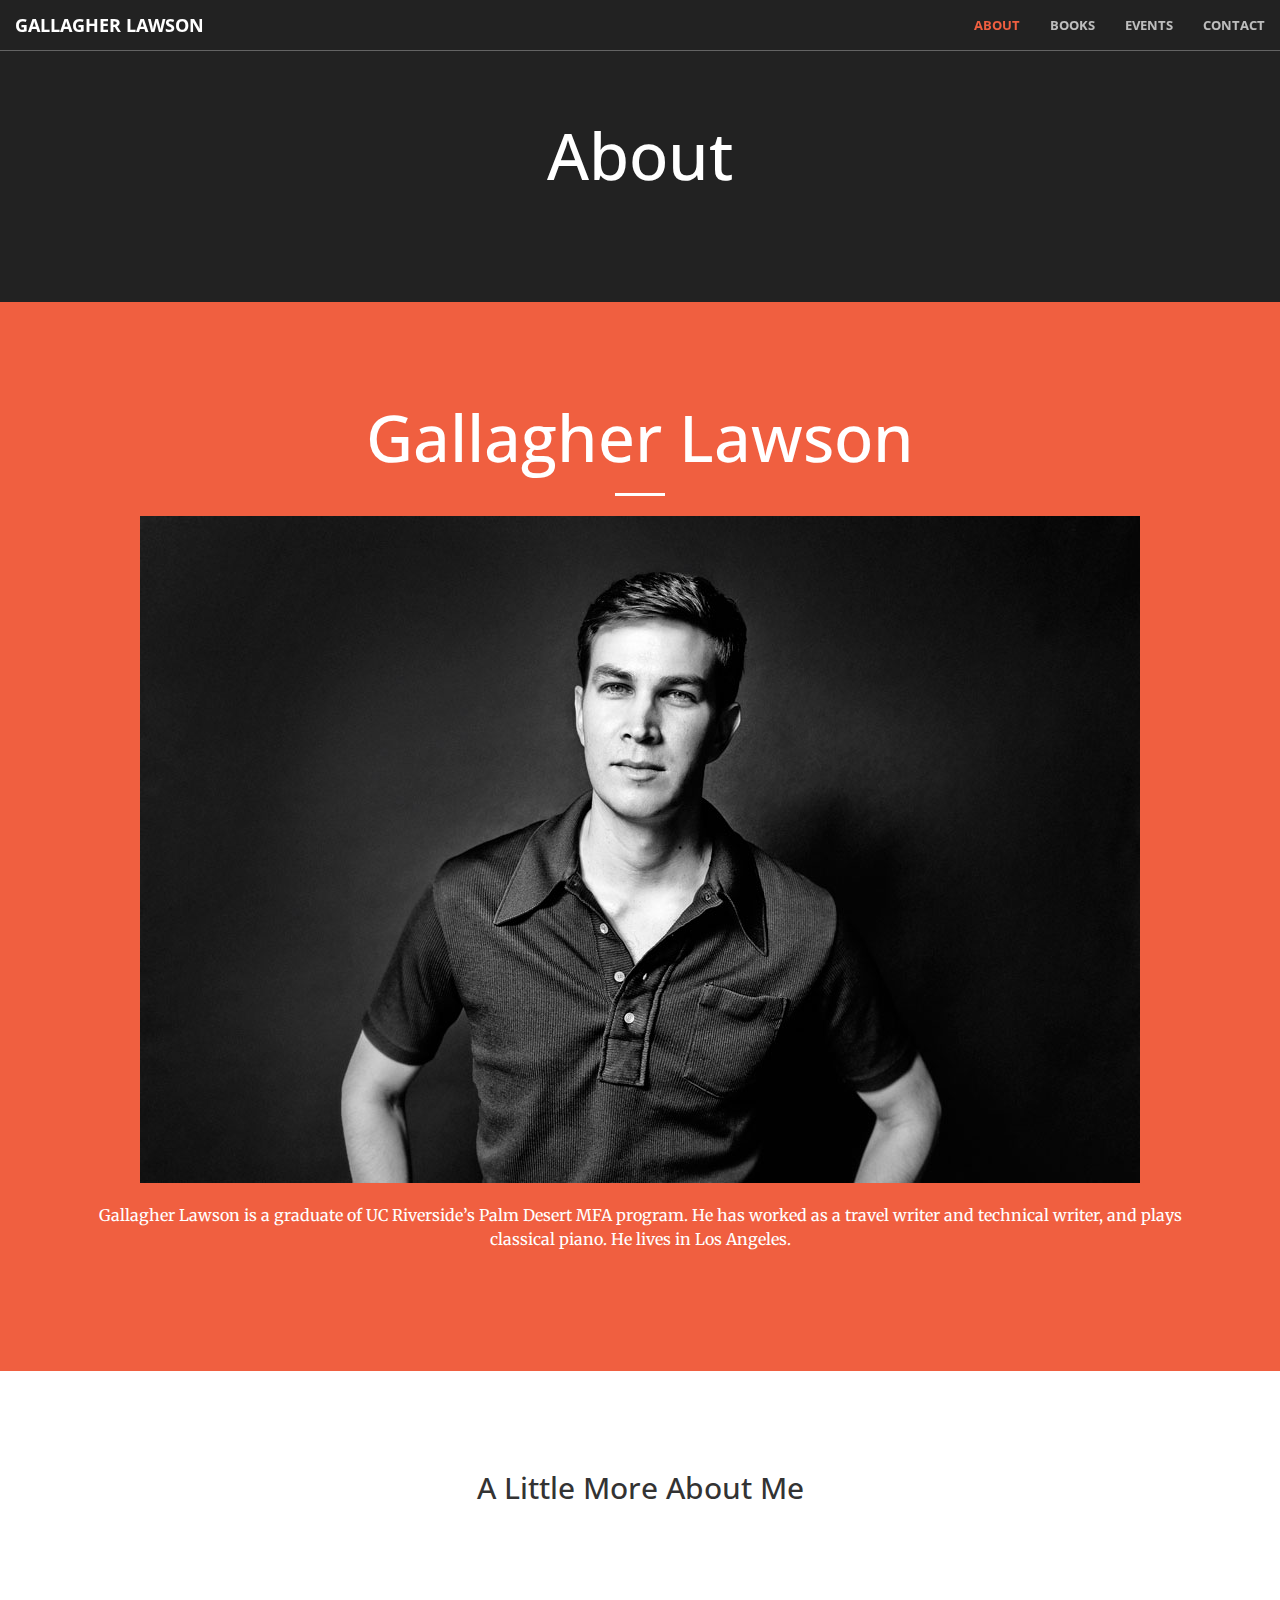
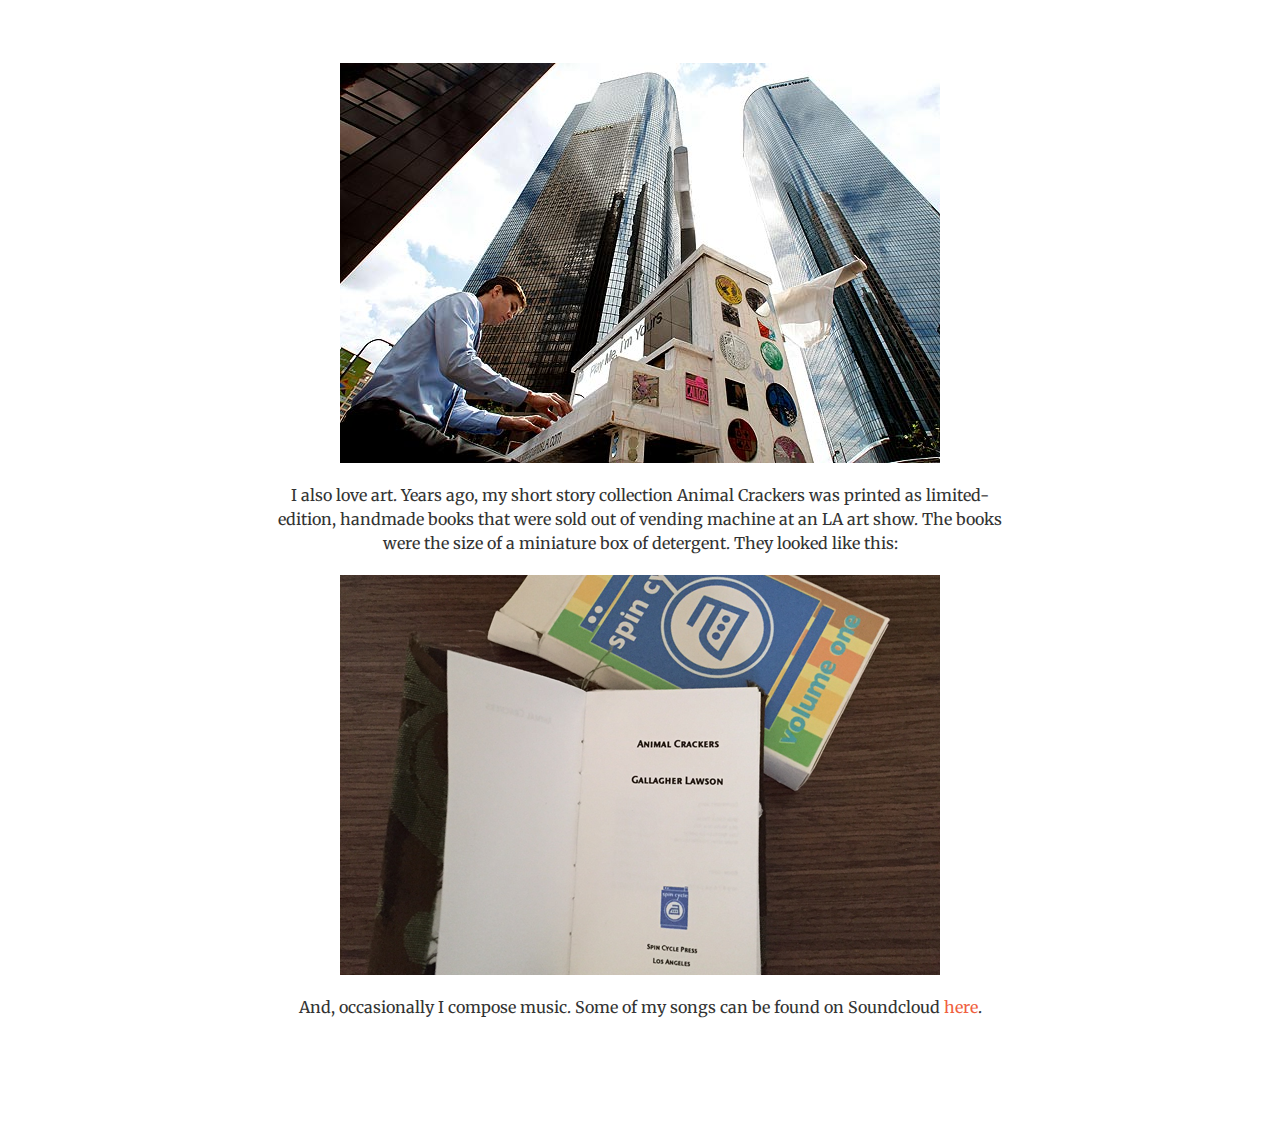
<file: about.html>
<!DOCTYPE html>
<html lang="en">
  <head>
    <meta charset="utf-8">
    <meta http-equiv="X-UA-Compatible" content="IE=edge">
    <meta name="viewport" content="width=device-width, initial-scale=1">
    <meta name="description" content="Writer">
    <meta name="author" content="Gallagher Lawson">
    <title>
  
    About
  
    </title>
    <!-- Bootstrap Core CSS -->
    <link rel="stylesheet" href="/css/bootstrap.min.css" type="text/css">
    <!-- Custom Fonts -->
    <link href="http://fonts.googleapis.com/css?family=Open+Sans:300italic,400italic,600italic,700italic,800italic,400,300,600,700,800" rel="stylesheet" type="text/css">
    <link href="http://fonts.googleapis.com/css?family=Merriweather:400,300,300italic,400italic,700,700italic,900,900italic" rel="stylesheet" type="text/css">
    <link rel="stylesheet" href="/font-awesome/css/font-awesome.min.css" type="text/css">
    <!-- Plugin CSS -->
    <link rel="stylesheet" href="/css/animate.min.css" type="text/css">
    <!-- Custom CSS -->
    <link rel="stylesheet" href="/css/creative.css" type="text/css">
    <!-- HTML5 Shim and Respond.js IE8 support of HTML5 elements and media queries -->
    <!-- WARNING: Respond.js doesn't work if you view the page via file:// -->
    <!--[if lt IE 9]>
    <script src="https://oss.maxcdn.com/libs/html5shiv/3.7.0/html5shiv.js"></script>
    <script src="https://oss.maxcdn.com/libs/respond.js/1.4.2/respond.min.js"></script>
    <![endif]-->
  </head>
  <body id="page-top">
    <nav id="mainNav" class="navbar navbar-default navbar-fixed-top">
      <div class="container-fluid">
        <!-- Brand and toggle get grouped for better mobile display -->
        <div class="navbar-header">
          <button type="button" class="navbar-toggle collapsed" data-toggle="collapse" data-target="#bs-example-navbar-collapse-1">
          <span class="sr-only">Toggle navigation</span>
          <span class="icon-bar"></span>
          <span class="icon-bar"></span>
          <span class="icon-bar"></span>
          </button>
          <a class="navbar-brand" href="/">Gallagher Lawson</a>
        </div>
        <!-- Collect the nav links, forms, and other content for toggling -->
        <div class="collapse navbar-collapse" id="bs-example-navbar-collapse-1">
          <ul class="nav navbar-nav navbar-right">
            <li  class="active" >
              <a href="/about.html">About</a>
            </li>
            <li >
              <a href="/books.html">Books</a>
            </li>
            <li >
              <a href="/events.html">Events</a>
            </li>
            <li >
              <a href="/contact.html">Contact</a>
            </li>
          </ul>
        </div>
        <!-- /.navbar-collapse -->
      </div>
      <!-- /.container-fluid -->
    </nav>
    <section class="bg-dark">
  <div class="text-center">
    <h1>About</h1>
  </div>
</section>

<section class="bg-primary" id="about">
  <div class="container">
    <div class="row">
      <div class="col-lg-12 col-lg-offset-0 text-center">
        <h1 class="section-heading">Gallagher Lawson</h1>
        <hr class="light">
        <img src="img/GLawson.jpeg" class="img-center" alt="">
        <p></p>
        <p>Gallagher Lawson is a graduate of UC Riverside’s Palm Desert MFA program. He has worked as a travel writer and technical writer, and plays classical piano. He lives in Los Angeles.</p>
      </div>
    </div>
  </div>
</section>

<section class="bg-light" id="more">
  <div class="container">
    <div class="row">
      <div class="col-lg-8 col-lg-offset-2 text-center">
        <h2 class="section-heading">A Little More About Me</h2>
        <hr class="light">
        <p class="text-faded">When I’m not writing, I love to play the piano. I’ve played since I was twelve. My favorite period of music is the early twentieth century – Samuel Barber, Prokofiev, Shostakovich, Ravel, and more. I was once featured in the LA Times when they covered Play Me, I’m Yours, a program that places pianos in public spaces. Here I am in downtown LA:</p>
        <img src="img/latimes.jpg" class="img-center" alt="">
        <p></p>
        <p class="text faded">I also love art. Years ago, my short story collection Animal Crackers was printed as limited-edition, handmade books that were sold out of vending machine at an LA art show. The books were the size of a miniature box of detergent. They looked like this:</p>
        <img src="img/spincycle.png" class="img-center" alt="">
        <p></p>
        <p class="text faded">And, occasionally I compose music. Some of my songs can be found on Soundcloud <a href:"https://soundcloud.com/ga11agher" target="_blank">here</a>.</p>
      </div>
    </div>
  </div>
</section>
    <script>
  (function(i,s,o,g,r,a,m){i['GoogleAnalyticsObject']=r;i[r]=i[r]||function(){
  (i[r].q=i[r].q||[]).push(arguments)},i[r].l=1*new Date();a=s.createElement(o),
  m=s.getElementsByTagName(o)[0];a.async=1;a.src=g;m.parentNode.insertBefore(a,m)
  })(window,document,'script','//www.google-analytics.com/analytics.js','ga');

  ga('create', 'UA-5394385-1', 'gallagherlawson.com');
  ga('send', 'pageview');

</script>
    <!-- jQuery -->
    <script src="/js/jquery.js"></script>
    <!-- Bootstrap Core JavaScript -->
    <script src="/js/bootstrap.min.js"></script>
    <!-- Plugin JavaScript -->
    <script src="/js/jquery.easing.min.js"></script>
    <script src="/js/jquery.fittext.js"></script>
    <script src="/js/wow.min.js"></script>
    <!-- Custom Theme JavaScript -->
    <script src="/js/creative.js"></script>
  </body>
</html>
</file>
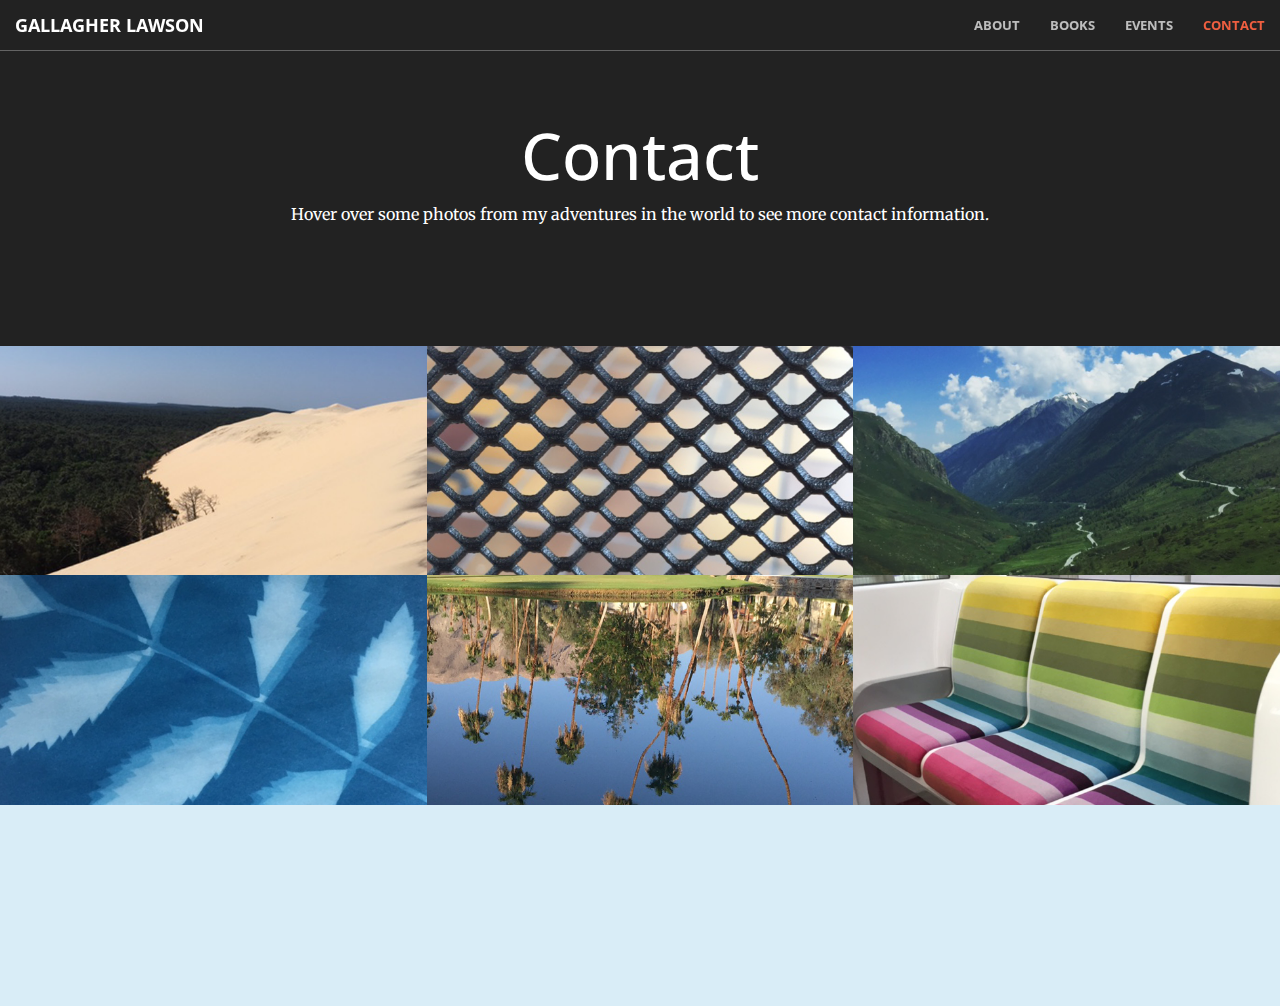
<file: contact.html>
<!DOCTYPE html>
<html lang="en">
  <head>
    <meta charset="utf-8">
    <meta http-equiv="X-UA-Compatible" content="IE=edge">
    <meta name="viewport" content="width=device-width, initial-scale=1">
    <meta name="description" content="Writer">
    <meta name="author" content="Gallagher Lawson">
    <title>
  
    Contact
  
    </title>
    <!-- Bootstrap Core CSS -->
    <link rel="stylesheet" href="/css/bootstrap.min.css" type="text/css">
    <!-- Custom Fonts -->
    <link href="http://fonts.googleapis.com/css?family=Open+Sans:300italic,400italic,600italic,700italic,800italic,400,300,600,700,800" rel="stylesheet" type="text/css">
    <link href="http://fonts.googleapis.com/css?family=Merriweather:400,300,300italic,400italic,700,700italic,900,900italic" rel="stylesheet" type="text/css">
    <link rel="stylesheet" href="/font-awesome/css/font-awesome.min.css" type="text/css">
    <!-- Plugin CSS -->
    <link rel="stylesheet" href="/css/animate.min.css" type="text/css">
    <!-- Custom CSS -->
    <link rel="stylesheet" href="/css/creative.css" type="text/css">
    <!-- HTML5 Shim and Respond.js IE8 support of HTML5 elements and media queries -->
    <!-- WARNING: Respond.js doesn't work if you view the page via file:// -->
    <!--[if lt IE 9]>
    <script src="https://oss.maxcdn.com/libs/html5shiv/3.7.0/html5shiv.js"></script>
    <script src="https://oss.maxcdn.com/libs/respond.js/1.4.2/respond.min.js"></script>
    <![endif]-->
  </head>
  <body id="page-top">
    <nav id="mainNav" class="navbar navbar-default navbar-fixed-top">
      <div class="container-fluid">
        <!-- Brand and toggle get grouped for better mobile display -->
        <div class="navbar-header">
          <button type="button" class="navbar-toggle collapsed" data-toggle="collapse" data-target="#bs-example-navbar-collapse-1">
          <span class="sr-only">Toggle navigation</span>
          <span class="icon-bar"></span>
          <span class="icon-bar"></span>
          <span class="icon-bar"></span>
          </button>
          <a class="navbar-brand" href="/">Gallagher Lawson</a>
        </div>
        <!-- Collect the nav links, forms, and other content for toggling -->
        <div class="collapse navbar-collapse" id="bs-example-navbar-collapse-1">
          <ul class="nav navbar-nav navbar-right">
            <li >
              <a href="/about.html">About</a>
            </li>
            <li >
              <a href="/books.html">Books</a>
            </li>
            <li >
              <a href="/events.html">Events</a>
            </li>
            <li  class="active" >
              <a href="/contact.html">Contact</a>
            </li>
          </ul>
        </div>
        <!-- /.navbar-collapse -->
      </div>
      <!-- /.container-fluid -->
    </nav>
    <section class="bg-dark">
  <div class="text-center">
    <h1>Contact</h1>
    <p>Hover over some photos from my adventures in the world to see more contact information.</p>
  </div>
</section>

<section class="no-padding" id="portfolio">
  <div class="container-fluid">
    <div class="row no-gutter">
      <div class="col-lg-4 col-sm-6">
        <a href="http://twitter.com/ga11agher" target="_blank" class="portfolio-box">
        <img src="img/portfolio/dunes.png" class="img-responsive" alt="">
          <div class="portfolio-box-caption">
            <div class="portfolio-box-caption-content">
              <div class="project-category text-faded">
                ONLINE
              </div>
              <div class="project-name">
                Twitter
              </div>
            </div>
          </div>
        </a>
      </div>
      <div class="col-lg-4 col-sm-6">
        <a href="http://instagram.com/ga11agher" target="_blank" class="portfolio-box">
          <img src="img/portfolio/grate.png" class="img-responsive" alt="">
          <div class="portfolio-box-caption">
            <div class="portfolio-box-caption-content">
              <div class="project-category text-faded">
                ONLINE
              </div>
              <div class="project-name">
                Instagram
              </div>
            </div>
          </div>
        </a>
      </div>
      <div class="col-lg-4 col-sm-6">
        <a href="http://thepapermanbook.tumblr.com/" target="_blank" class="portfolio-box">
          <img src="img/portfolio/mountain.png" class="img-responsive" alt="">
          <div class="portfolio-box-caption">
            <div class="portfolio-box-caption-content">
              <div class="project-category text-faded">
                ONLINE
              </div>
              <div class="project-name">
                Tumblr
              </div>
            </div>
          </div>
        </a>
      </div>
      <div class="col-lg-4 col-sm-6">
        <a href="#" class="portfolio-box">
          <img src="img/portfolio/print.png" class="img-responsive" alt="">
          <div class="portfolio-box-caption">
            <div class="portfolio-box-caption-content">
              <div class="project-category text-faded">
                E-mail
              </div>
              <div class="project-name">
                gallagher [dot] lawson [at] gmail.com
              </div>
            </div>
          </div>
        </a>
      </div>
      <div class="col-lg-4 col-sm-6">
        <a href="http://www.hillnadell.com/" target="_blank" class="portfolio-box">
          <img src="img/portfolio/reflect.png" class="img-responsive" alt="">
          <div class="portfolio-box-caption">
            <div class="portfolio-box-caption-content">
              <div class="project-category text-faded">
                Agent
              </div>
              <div class="project-name">
                Dara Hyde, Hill Nadell Literary Agency
              </div>
            </div>
          </div>
        </a>
      </div>
      <div class="col-lg-4 col-sm-6">
        <a href="http://unnamedpress.com/" target="_blank" class="portfolio-box">
          <img src="img/portfolio/stripes.png" class="img-responsive" alt="">
          <div class="portfolio-box-caption">
            <div class="portfolio-box-caption-content">
              <div class="project-category text-faded">
                Publisher and Publicist
              </div>
              <div class="project-name">
                Unnamed Press
              </div>
            </div>
          </div>
        </a>
      </div>
    </div>
  </div>
</section>

<section class="bg-info" id="tumblr">
  <div class="container">
    <div class="row">
      <div class="col-lg-8 col-lg-offset-2 text-center">
      </div>
    </div>
  </div>
</section>
    <script>
  (function(i,s,o,g,r,a,m){i['GoogleAnalyticsObject']=r;i[r]=i[r]||function(){
  (i[r].q=i[r].q||[]).push(arguments)},i[r].l=1*new Date();a=s.createElement(o),
  m=s.getElementsByTagName(o)[0];a.async=1;a.src=g;m.parentNode.insertBefore(a,m)
  })(window,document,'script','//www.google-analytics.com/analytics.js','ga');

  ga('create', 'UA-5394385-1', 'gallagherlawson.com');
  ga('send', 'pageview');

</script>
    <!-- jQuery -->
    <script src="/js/jquery.js"></script>
    <!-- Bootstrap Core JavaScript -->
    <script src="/js/bootstrap.min.js"></script>
    <!-- Plugin JavaScript -->
    <script src="/js/jquery.easing.min.js"></script>
    <script src="/js/jquery.fittext.js"></script>
    <script src="/js/wow.min.js"></script>
    <!-- Custom Theme JavaScript -->
    <script src="/js/creative.js"></script>
  </body>
</html>
</file>
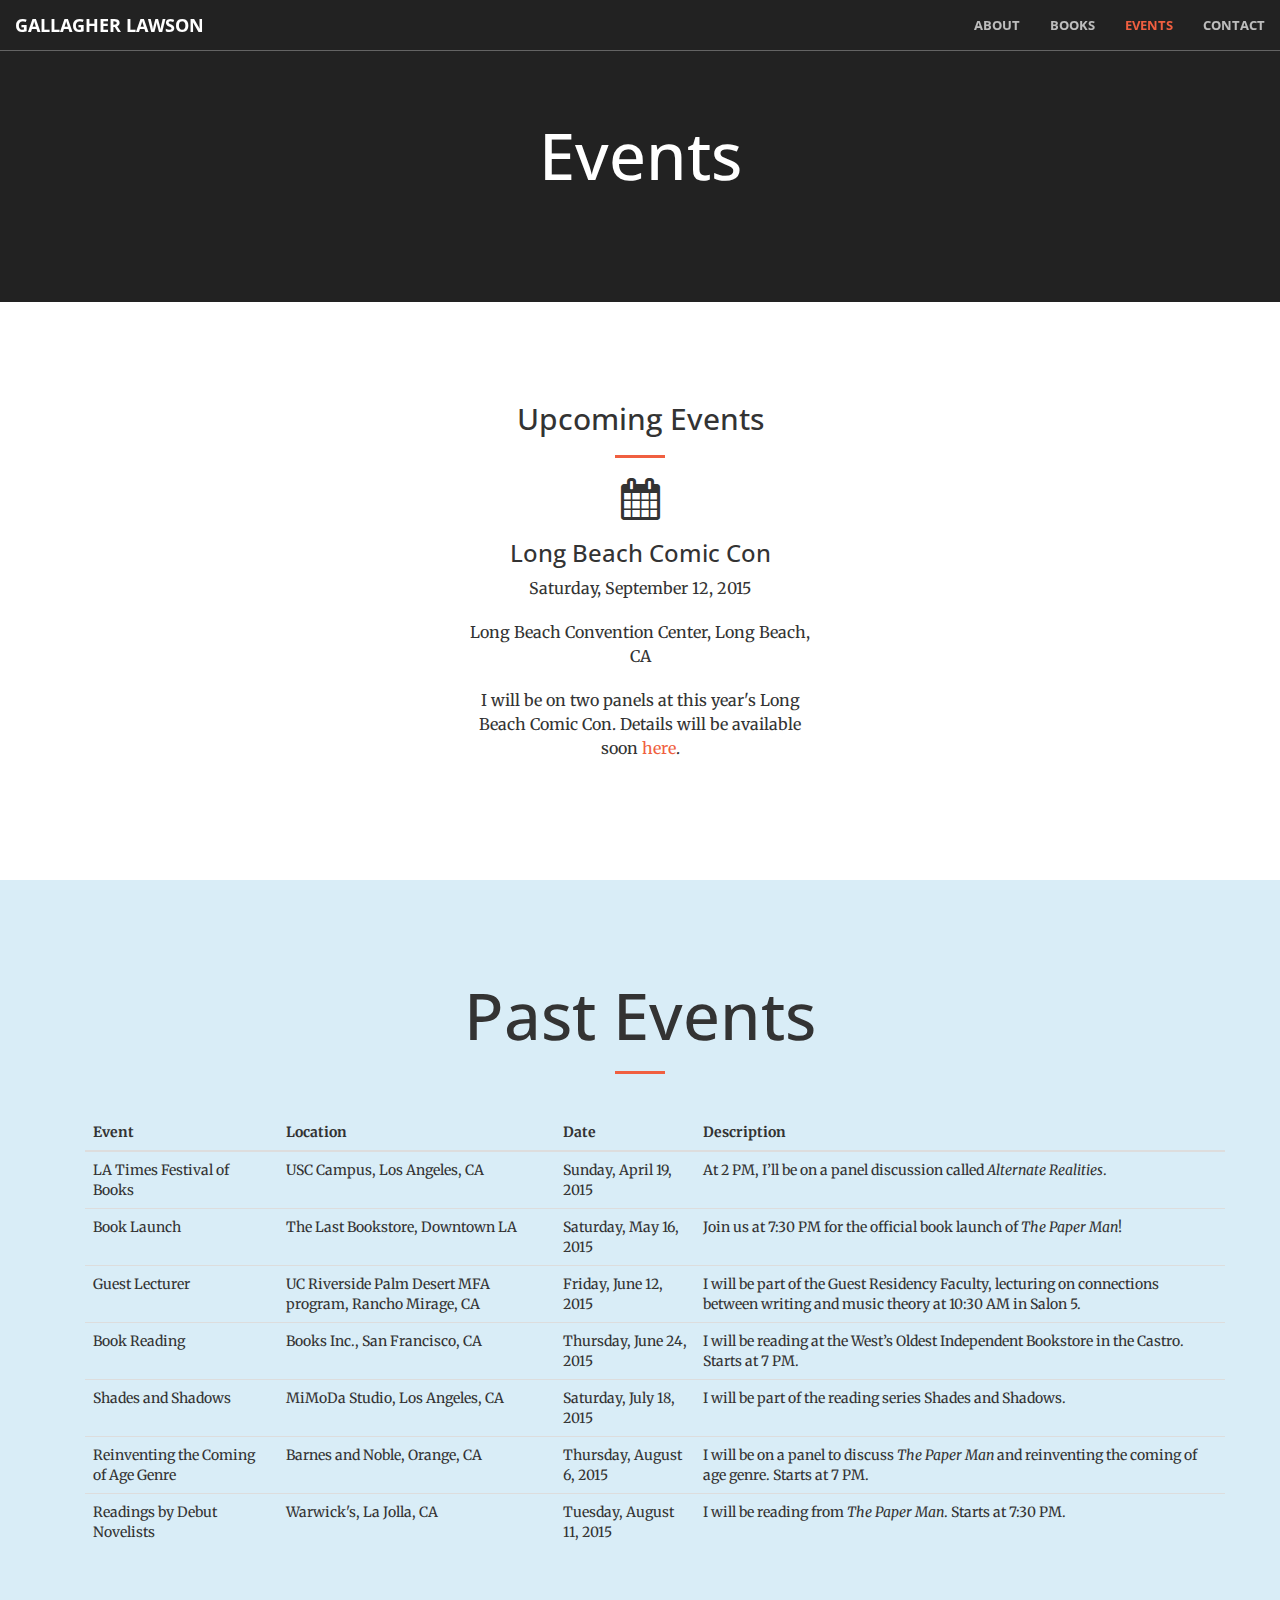
<file: events.html>
<!DOCTYPE html>
<html lang="en">
  <head>
    <meta charset="utf-8">
    <meta http-equiv="X-UA-Compatible" content="IE=edge">
    <meta name="viewport" content="width=device-width, initial-scale=1">
    <meta name="description" content="Writer">
    <meta name="author" content="Gallagher Lawson">
    <title>
  
    Events
  
    </title>
    <!-- Bootstrap Core CSS -->
    <link rel="stylesheet" href="/css/bootstrap.min.css" type="text/css">
    <!-- Custom Fonts -->
    <link href="http://fonts.googleapis.com/css?family=Open+Sans:300italic,400italic,600italic,700italic,800italic,400,300,600,700,800" rel="stylesheet" type="text/css">
    <link href="http://fonts.googleapis.com/css?family=Merriweather:400,300,300italic,400italic,700,700italic,900,900italic" rel="stylesheet" type="text/css">
    <link rel="stylesheet" href="/font-awesome/css/font-awesome.min.css" type="text/css">
    <!-- Plugin CSS -->
    <link rel="stylesheet" href="/css/animate.min.css" type="text/css">
    <!-- Custom CSS -->
    <link rel="stylesheet" href="/css/creative.css" type="text/css">
    <!-- HTML5 Shim and Respond.js IE8 support of HTML5 elements and media queries -->
    <!-- WARNING: Respond.js doesn't work if you view the page via file:// -->
    <!--[if lt IE 9]>
    <script src="https://oss.maxcdn.com/libs/html5shiv/3.7.0/html5shiv.js"></script>
    <script src="https://oss.maxcdn.com/libs/respond.js/1.4.2/respond.min.js"></script>
    <![endif]-->
  </head>
  <body id="page-top">
    <nav id="mainNav" class="navbar navbar-default navbar-fixed-top">
      <div class="container-fluid">
        <!-- Brand and toggle get grouped for better mobile display -->
        <div class="navbar-header">
          <button type="button" class="navbar-toggle collapsed" data-toggle="collapse" data-target="#bs-example-navbar-collapse-1">
          <span class="sr-only">Toggle navigation</span>
          <span class="icon-bar"></span>
          <span class="icon-bar"></span>
          <span class="icon-bar"></span>
          </button>
          <a class="navbar-brand" href="/">Gallagher Lawson</a>
        </div>
        <!-- Collect the nav links, forms, and other content for toggling -->
        <div class="collapse navbar-collapse" id="bs-example-navbar-collapse-1">
          <ul class="nav navbar-nav navbar-right">
            <li >
              <a href="/about.html">About</a>
            </li>
            <li >
              <a href="/books.html">Books</a>
            </li>
            <li  class="active" >
              <a href="/events.html">Events</a>
            </li>
            <li >
              <a href="/contact.html">Contact</a>
            </li>
          </ul>
        </div>
        <!-- /.navbar-collapse -->
      </div>
      <!-- /.container-fluid -->
    </nav>
    <section class="bg-dark">
  <div class="text-center">
    <h1>Events</h1>
  </div>
</section>


<section id="upcoming_events">
  <div class="container">
    <div class="row">
      <div class="col-lg-8 col-lg-offset-2 text-center">
        <h2 class="section-heading">Upcoming Events</h2>
        <hr class="primary">
        <p></p>
      </div>
    
      <div class="col-lg-4 col-lg-offset-4 text-center">
        <i class="fa fa-calendar fa-3x wow bounceIn"></i>
        <h3>Long Beach Comic Con</h3>
        <p>Saturday, September 12, 2015</p>
        <p>Long Beach Convention Center, Long Beach, CA</p>
        <p>I will be on two panels at this year's Long Beach Comic Con. Details will be available soon <a href="http://longbeachcomiccon.com/" target="_blank">here</a>.</p>
      </div>

    </div>
  </div>
</section>

  <section id="past_events" class="bg-info">
  <div class="container">
    <div class="row">
      <div class="col-lg-12 text-center">
        <h1 class="section-heading">Past Events</h1>
        <hr class="info">
      </div>
    </div>

<div class="container">
  
  <p></p>            
  <table class="table">
    <thead>
      <tr>
        <th>Event</th>
        <th>Location</th>
        <th>Date</th>
        <th>Description</th>
      </tr>
    </thead>
    <tbody>
      <tr>
        <td>LA Times Festival of Books</td>
        <td>USC Campus, Los Angeles, CA</td>
        <td>Sunday, April 19, 2015</td>
        <td>At 2 PM, I’ll be on a panel discussion called <i>Alternate Realities</i>.</td>
      </tr>
      <tr>
        <td>Book Launch</td>
        <td>The Last Bookstore, Downtown LA</td>
        <td>Saturday, May 16, 2015</td>
        <td>Join us at 7:30 PM for the official book launch of <i>The Paper Man</i>!</td>
      </tr>
      <tr>
        <td>Guest Lecturer</td>
        <td>UC Riverside Palm Desert MFA program, Rancho Mirage, CA</td>
        <td>Friday, June 12, 2015</td>
        <td>I will be part of the Guest Residency Faculty, lecturing on connections between writing and music theory at 10:30 AM in Salon 5.</td>
      </tr>
      <tr>
        <td>Book Reading</td>
        <td>Books Inc., San Francisco, CA</td>
        <td>Thursday, June 24, 2015</td>
        <td>I will be reading at the West’s Oldest Independent Bookstore in the Castro. Starts at 7 PM.</td>
      </tr>
      <tr>
        <td>Shades and Shadows</td>
        <td>MiMoDa Studio, Los Angeles, CA</td>
        <td>Saturday, July 18, 2015</td>
        <td>I will be part of the reading series Shades and Shadows.</td>
      </tr>
      <tr>
        <td>Reinventing the Coming of Age Genre</td>
        <td>Barnes and Noble, Orange, CA</td>
        <td>Thursday, August 6, 2015</td>
        <td>I will be on a panel to discuss <i>The Paper Man</i> and reinventing the coming of age genre. Starts at 7 PM.</td>
      </tr>
      <tr>
        <td>Readings by Debut Novelists</td>
        <td>Warwick's, La Jolla, CA</td>
        <td>Tuesday, August 11, 2015</td>
        <td>I will be reading from <i>The Paper Man</i>. Starts at 7:30 PM.</td>
      </tr>
    </tbody>
  </table>
</div>


  </div>
  </section>
    <script>
  (function(i,s,o,g,r,a,m){i['GoogleAnalyticsObject']=r;i[r]=i[r]||function(){
  (i[r].q=i[r].q||[]).push(arguments)},i[r].l=1*new Date();a=s.createElement(o),
  m=s.getElementsByTagName(o)[0];a.async=1;a.src=g;m.parentNode.insertBefore(a,m)
  })(window,document,'script','//www.google-analytics.com/analytics.js','ga');

  ga('create', 'UA-5394385-1', 'gallagherlawson.com');
  ga('send', 'pageview');

</script>
    <!-- jQuery -->
    <script src="/js/jquery.js"></script>
    <!-- Bootstrap Core JavaScript -->
    <script src="/js/bootstrap.min.js"></script>
    <!-- Plugin JavaScript -->
    <script src="/js/jquery.easing.min.js"></script>
    <script src="/js/jquery.fittext.js"></script>
    <script src="/js/wow.min.js"></script>
    <!-- Custom Theme JavaScript -->
    <script src="/js/creative.js"></script>
  </body>
</html>
</file>
<file: css/creative.css>
/*!
 * Start Bootstrap - Creative Bootstrap Theme (http://startbootstrap.com)
 * Code licensed under the Apache License v2.0.
 * For details, see http://www.apache.org/licenses/LICENSE-2.0.
 */

html,
body {
    width: 100%;
    height: 100%;
}

body {
    font-family: Merriweather,'Helvetica Neue',Arial,sans-serif;
}

hr {
    max-width: 50px;
    border-color: #f05f40;
    border-width: 3px;
}

hr.light {
    border-color: #fff;
}

a {
    color: #f05f40;
    -webkit-transition: all .35s;
    -moz-transition: all .35s;
    transition: all .35s;
}

a:hover,
a:focus {
    color: #eb3812;
}

h1,
h2,
h3,
h4,
h5,
h6 {
    font-family: 'Open Sans','Helvetica Neue',Arial,sans-serif;
}

p {
    margin-bottom: 20px;
    font-size: 16px;
    line-height: 1.5;
}

.bg-primary {
    background-color: #f05f40;
}

.bg-dark {
    color: #fff;
    background-color: #222;
}

.text-faded {
    color: rgba(255,255,255,.7);
}

section {
    padding: 100px 0;
}

aside {
    padding: 50px 0;
}

.no-padding {
    padding: 0;
}

.navbar-default {
    border-color: rgba(34,34,34,.05);
    font-family: 'Open Sans','Helvetica Neue',Arial,sans-serif;
    background-color: #fff;
    -webkit-transition: all .35s;
    -moz-transition: all .35s;
    transition: all .35s;
}

.navbar-default .navbar-header .navbar-brand {
    text-transform: uppercase;
    font-family: 'Open Sans','Helvetica Neue',Arial,sans-serif;
    font-weight: 700;
    color: #f05f40;
}

.navbar-default .navbar-header .navbar-brand:hover,
.navbar-default .navbar-header .navbar-brand:focus {
    color: #eb3812;
}

.navbar-default .nav > li>a,
.navbar-default .nav>li>a:focus {
    text-transform: uppercase;
    font-size: 13px;
    font-weight: 700;
    color: #222;
}

.navbar-default .nav > li>a:hover,
.navbar-default .nav>li>a:focus:hover {
    color: #f05f40;
}

.navbar-default .nav > li.active>a,
.navbar-default .nav>li.active>a:focus {
    color: #f05f40!important;
    background-color: transparent;
}

.navbar-default .nav > li.active>a:hover,
.navbar-default .nav>li.active>a:focus:hover {
    background-color: transparent;
}

@media(min-width:768px) {
    .navbar-default {
        border-color: rgba(255,255,255,.3);
        background-color: transparent;
    }

    .navbar-default .navbar-header .navbar-brand {
        color: rgba(255,255,255,.7);
    }

    .navbar-default .navbar-header .navbar-brand:hover,
    .navbar-default .navbar-header .navbar-brand:focus {
        color: #fff;
    }

    .navbar-default .nav > li>a,
    .navbar-default .nav>li>a:focus {
        color: rgba(255,255,255,.7);
    }

    .navbar-default .nav > li>a:hover,
    .navbar-default .nav>li>a:focus:hover {
        color: #fff;
    }

    .navbar-default.affix {
        border-color: rgba(34,34,34,.05);
        background-color: #fff;
    }

    .navbar-default.affix .navbar-header .navbar-brand {
        font-size: 14px;
        color: #f05f40;
    }

    .navbar-default.affix .navbar-header .navbar-brand:hover,
    .navbar-default.affix .navbar-header .navbar-brand:focus {
        color: #eb3812;
    }

    .navbar-default.affix .nav > li>a,
    .navbar-default.affix .nav>li>a:focus {
        color: #222;
    }

    .navbar-default.affix .nav > li>a:hover,
    .navbar-default.affix .nav>li>a:focus:hover {
        color: #f05f40;
    }
}

header {
    position: relative;
    width: 100%;
    min-height: auto;
    text-align: center;
    color: #fff;
    background-image: url(../img/nagoya.jpg);
    background-position: center;
    -webkit-background-size: cover;
    -moz-background-size: cover;
    background-size: cover;
    -o-background-size: cover;
}

header .header-content {
    position: relative;
    width: 100%;
    padding: 100px 15px;
    text-align: center;
}

header .header-content .header-content-inner h1 {
    margin-top: 0;
    margin-bottom: 0;
    text-transform: uppercase;
    font-weight: 700;
}

header .header-content .header-content-inner hr {
    margin: 30px auto;
}

header .header-content .header-content-inner p {
    margin-bottom: 50px;
    font-size: 16px;
    font-weight: 300;
    color: rgba(255,255,255,.7);
}

@media(min-width:768px) {
    header {
        min-height: 100%;
    }

    header .header-content {
        position: absolute;
        top: 50%;
        padding: 0 50px;
        -webkit-transform: translateY(-50%);
        -ms-transform: translateY(-50%);
        transform: translateY(-50%);
    }

    header .header-content .header-content-inner {
        margin-right: auto;
        margin-left: auto;
        max-width: 1000px;
    }

    header .header-content .header-content-inner p {
        margin-right: auto;
        margin-left: auto;
        max-width: 80%;
        font-size: 18px;
    }
}

.section-heading {
    margin-top: 0;
}

.service-box {
    margin: 50px auto 0;
    max-width: 400px;
}

@media(min-width:992px) {
    .service-box {
        margin: 20px auto 0;
    }
}

.service-box p {
    margin-bottom: 0;
}

.portfolio-box {
    display: block;
    position: relative;
    margin: 0 auto;
    max-width: 650px;
}

.portfolio-box .portfolio-box-caption {
    display: block;
    position: absolute;
    bottom: 0;
    width: 100%;
    height: 100%;
    text-align: center;
    color: #fff;
    opacity: 0;
    background: rgba(240,95,64,.9);
    -webkit-transition: all .35s;
    -moz-transition: all .35s;
    transition: all .35s;
}

.portfolio-box .portfolio-box-caption .portfolio-box-caption-content {
    position: absolute;
    top: 50%;
    width: 100%;
    text-align: center;
    transform: translateY(-50%);
}

.portfolio-box .portfolio-box-caption .portfolio-box-caption-content .project-category,
.portfolio-box .portfolio-box-caption .portfolio-box-caption-content .project-name {
    padding: 0 15px;
    font-family: 'Open Sans','Helvetica Neue',Arial,sans-serif;
}

.portfolio-box .portfolio-box-caption .portfolio-box-caption-content .project-category {
    text-transform: uppercase;
    font-size: 14px;
    font-weight: 600;
}

.portfolio-box .portfolio-box-caption .portfolio-box-caption-content .project-name {
    font-size: 18px;
}

.portfolio-box:hover .portfolio-box-caption {
    opacity: 1;
}

@media(min-width:768px) {
    .portfolio-box .portfolio-box-caption .portfolio-box-caption-content .project-category {
        font-size: 16px;
    }

    .portfolio-box .portfolio-box-caption .portfolio-box-caption-content .project-name {
        font-size: 22px;
    }
}

.call-to-action h2 {
    margin: 0 auto 20px;
}

.text-primary {
    color: #f05f40;
}

.no-gutter > [class*=col-] {
    padding-right: 0;
    padding-left: 0;
}

.btn-default {
    border-color: #fff;
    color: #222;
    background-color: #fff;
    -webkit-transition: all .35s;
    -moz-transition: all .35s;
    transition: all .35s;
}

.btn-default:hover,
.btn-default:focus,
.btn-default.focus,
.btn-default:active,
.btn-default.active,
.open > .dropdown-toggle.btn-default {
    border-color: #ededed;
    color: #222;
    background-color: #f2f2f2;
}

.btn-default:active,
.btn-default.active,
.open > .dropdown-toggle.btn-default {
    background-image: none;
}

.btn-default.disabled,
.btn-default[disabled],
fieldset[disabled] .btn-default,
.btn-default.disabled:hover,
.btn-default[disabled]:hover,
fieldset[disabled] .btn-default:hover,
.btn-default.disabled:focus,
.btn-default[disabled]:focus,
fieldset[disabled] .btn-default:focus,
.btn-default.disabled.focus,
.btn-default[disabled].focus,
fieldset[disabled] .btn-default.focus,
.btn-default.disabled:active,
.btn-default[disabled]:active,
fieldset[disabled] .btn-default:active,
.btn-default.disabled.active,
.btn-default[disabled].active,
fieldset[disabled] .btn-default.active {
    border-color: #fff;
    background-color: #fff;
}

.btn-default .badge {
    color: #fff;
    background-color: #222;
}

.btn-primary {
    border-color: #f05f40;
    color: #fff;
    background-color: #f05f40;
    -webkit-transition: all .35s;
    -moz-transition: all .35s;
    transition: all .35s;
}

.btn-primary:hover,
.btn-primary:focus,
.btn-primary.focus,
.btn-primary:active,
.btn-primary.active,
.open > .dropdown-toggle.btn-primary {
    border-color: #ed431f;
    color: #fff;
    background-color: #ee4b28;
}

.btn-primary:active,
.btn-primary.active,
.open > .dropdown-toggle.btn-primary {
    background-image: none;
}

.btn-primary.disabled,
.btn-primary[disabled],
fieldset[disabled] .btn-primary,
.btn-primary.disabled:hover,
.btn-primary[disabled]:hover,
fieldset[disabled] .btn-primary:hover,
.btn-primary.disabled:focus,
.btn-primary[disabled]:focus,
fieldset[disabled] .btn-primary:focus,
.btn-primary.disabled.focus,
.btn-primary[disabled].focus,
fieldset[disabled] .btn-primary.focus,
.btn-primary.disabled:active,
.btn-primary[disabled]:active,
fieldset[disabled] .btn-primary:active,
.btn-primary.disabled.active,
.btn-primary[disabled].active,
fieldset[disabled] .btn-primary.active {
    border-color: #f05f40;
    background-color: #f05f40;
}

.btn-primary .badge {
    color: #f05f40;
    background-color: #fff;
}

.btn {
    border: 0;
    border-radius: 300px;
    text-transform: uppercase;
    font-family: 'Open Sans','Helvetica Neue',Arial,sans-serif;
    font-weight: 700;
}

.btn-xl {
    padding: 15px 30px;
}

::-moz-selection {
    text-shadow: none;
    color: #fff;
    background: #222;
}

::selection {
    text-shadow: none;
    color: #fff;
    background: #222;
}

img::selection {
    color: #fff;
    background: 0 0;
}

img::-moz-selection {
    color: #fff;
    background: 0 0;
}

body {
    webkit-tap-highlight-color: #222;
}
</file>
